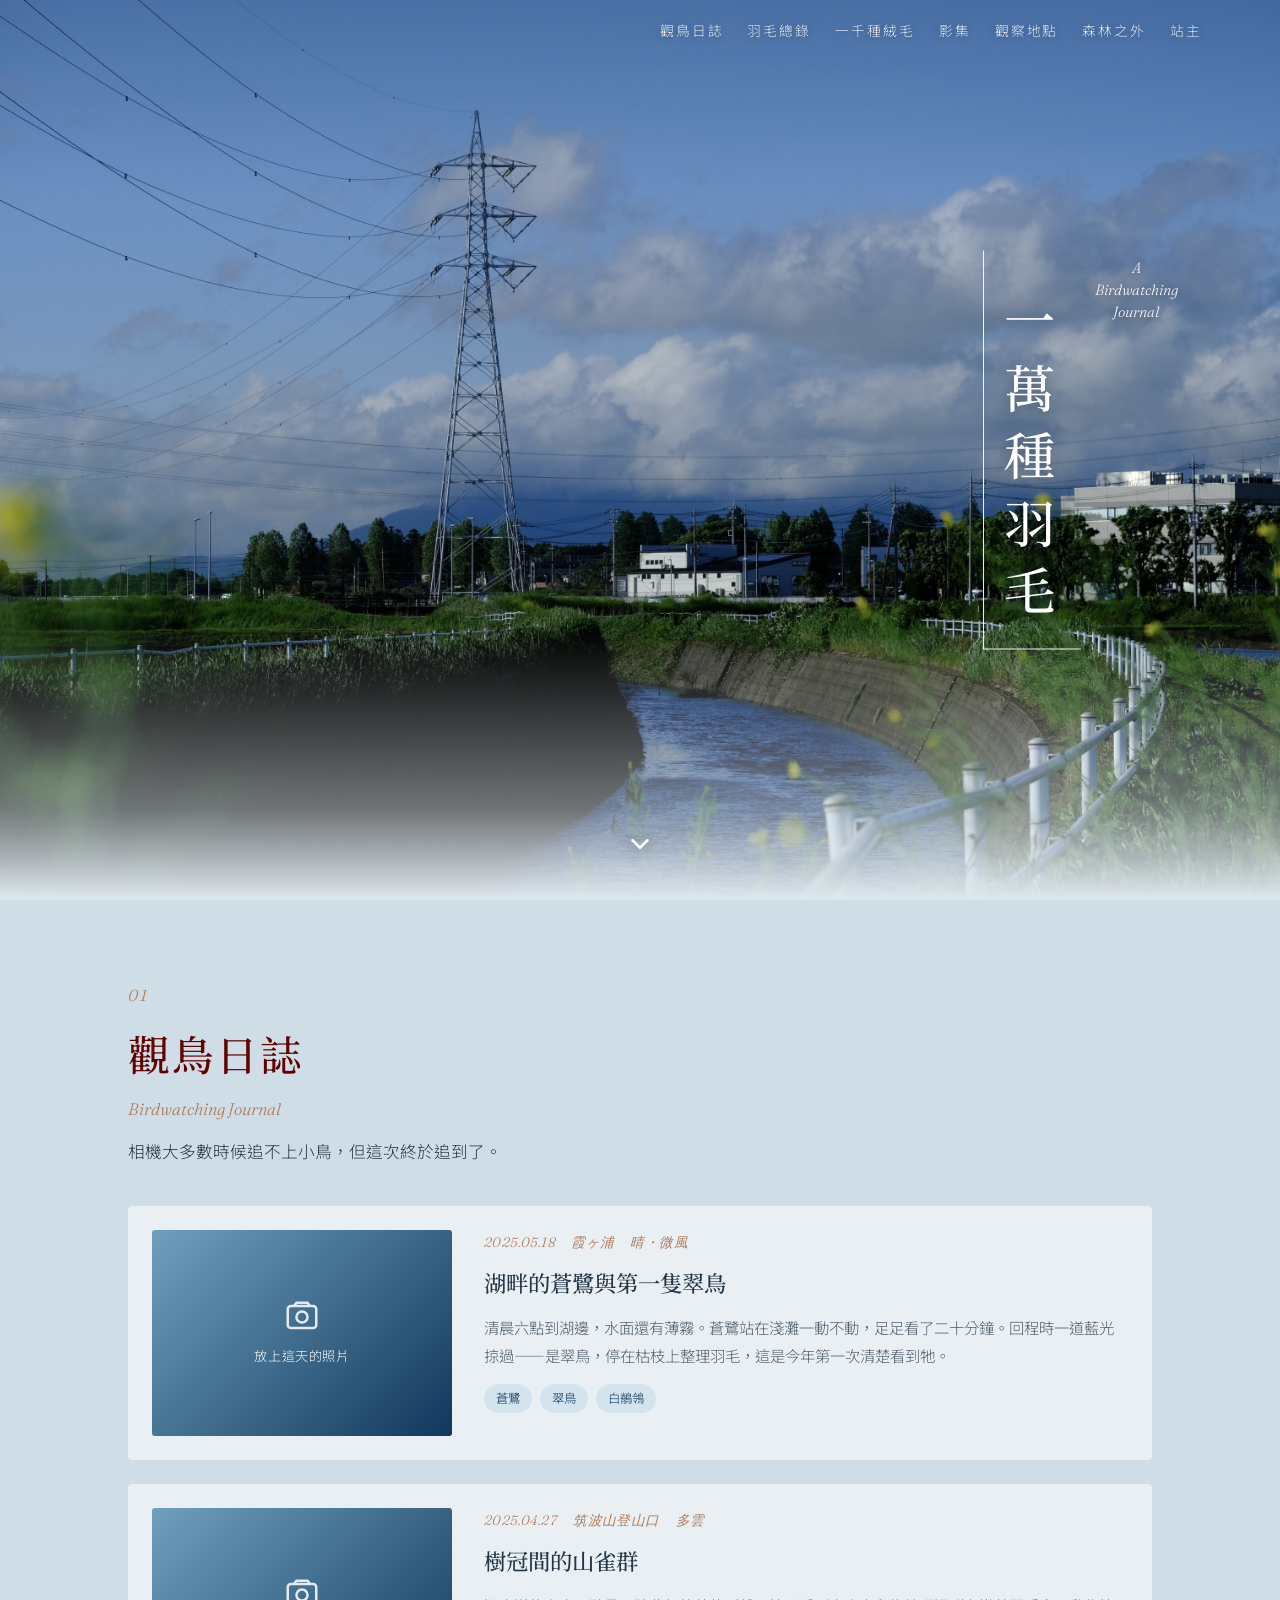
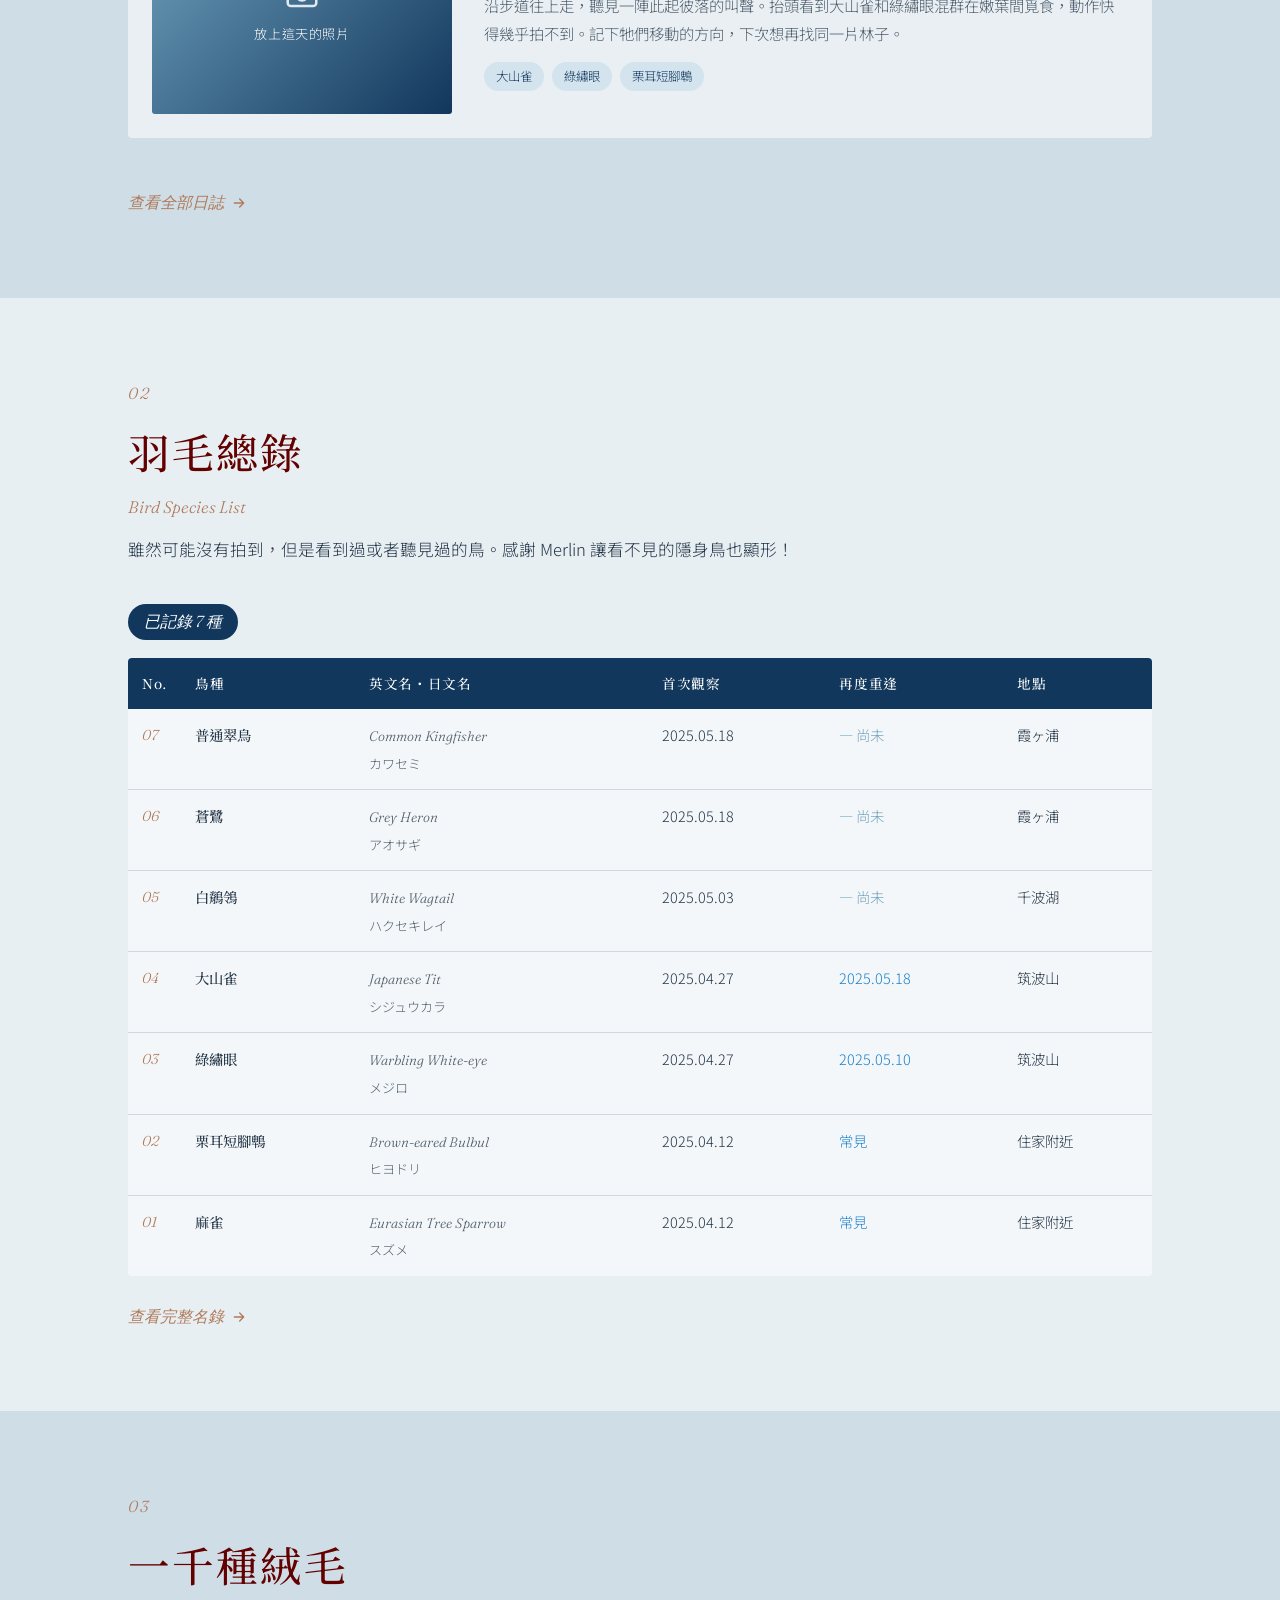
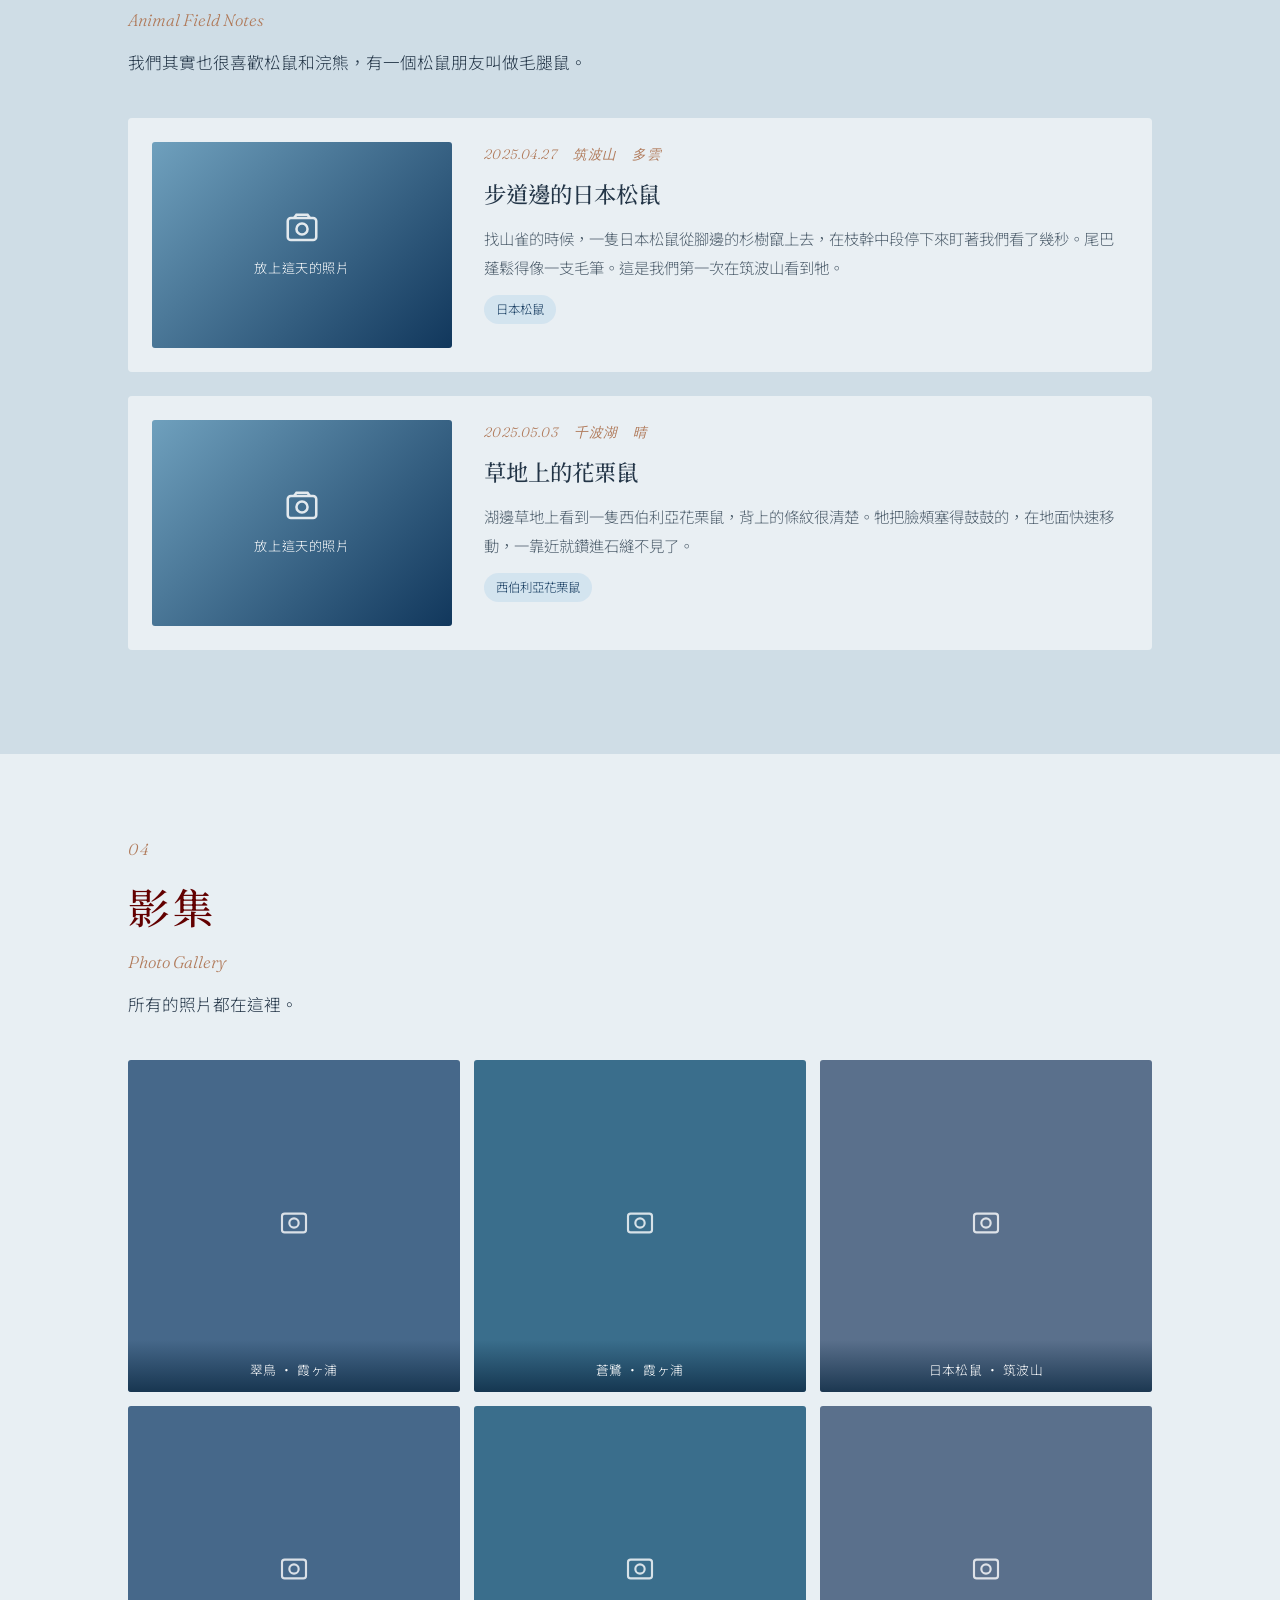
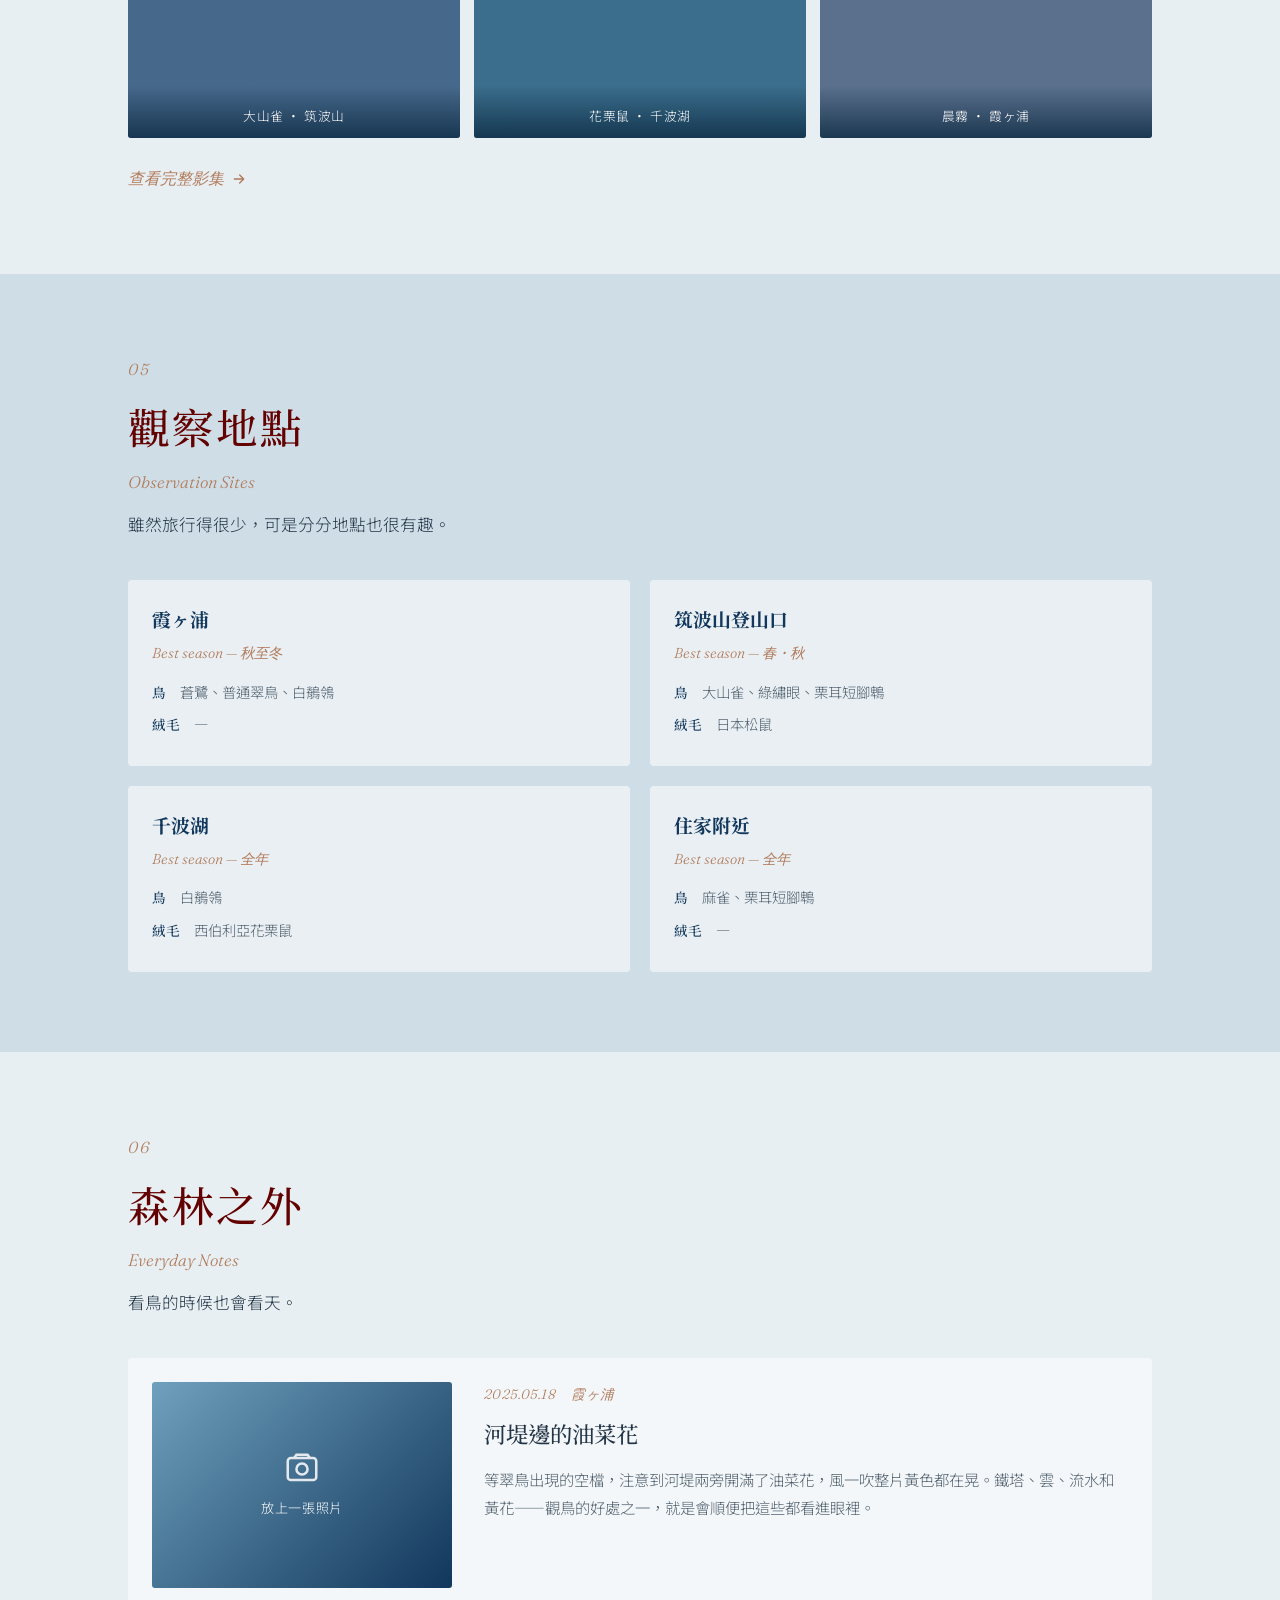
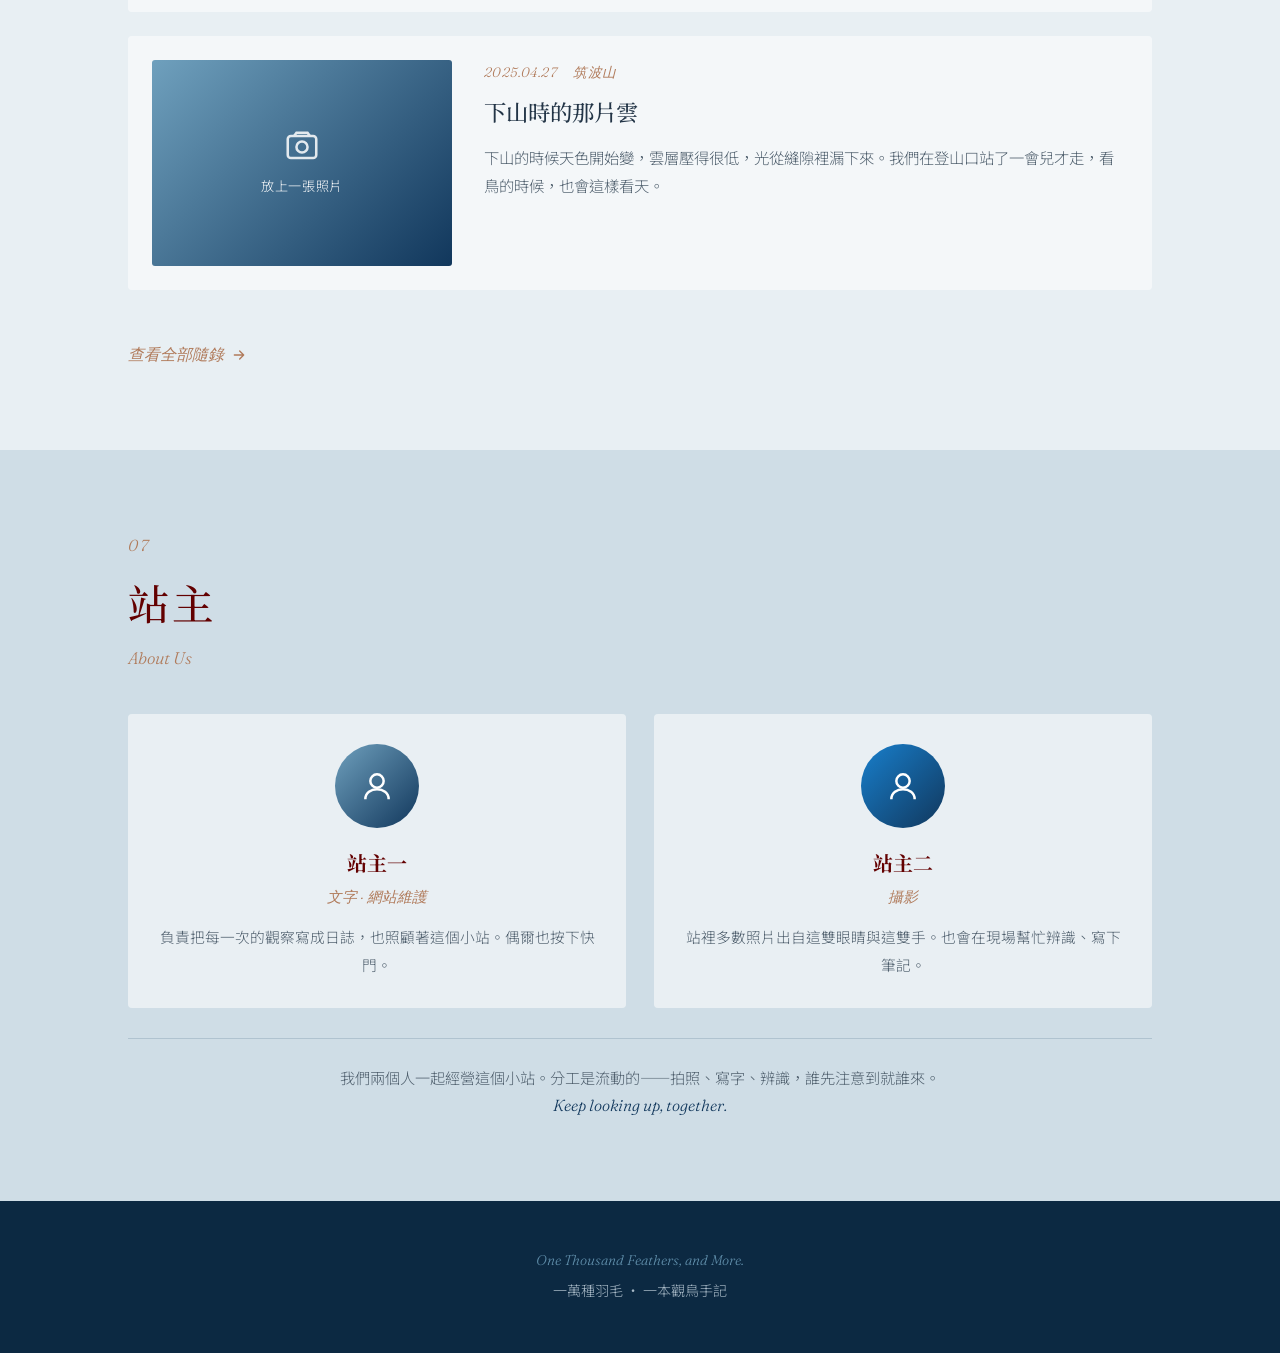
<file: index.html>
<!DOCTYPE html>
<html lang="zh-Hant">
<head>
<meta charset="UTF-8">
<meta name="viewport" content="width=device-width, initial-scale=1.0">
<title>一萬種羽毛 · 觀鳥手記</title>
<link rel="preconnect" href="https://fonts.googleapis.com">
<link rel="preconnect" href="https://fonts.gstatic.com" crossorigin>
<link href="https://fonts.googleapis.com/css2?family=Noto+Serif+TC:wght@300;400;500;600;700&family=Noto+Sans+TC:wght@200;300;400;500&family=Fraunces:ital,opsz,wght@0,9..144,400;0,9..144,500;1,9..144,400;1,9..144,500&display=swap" rel="stylesheet">
<link rel="stylesheet" href="style.css">
<style>
  header.cover{height:100vh;min-height:580px;position:relative;overflow:hidden;}
  .cover-img{position:absolute;inset:0;background-image:url('cover.jpg');
    background-size:cover;background-position:center center;}
  .cover-img::after{content:"";position:absolute;inset:0;
    background:linear-gradient(180deg,rgba(12,41,66,.22) 0%,rgba(12,41,66,0) 22%,
      rgba(12,41,66,0) 70%,rgba(223,232,238,.5) 90%,var(--bg) 100%);}
  .cover-title{position:absolute;right:8%;top:50%;transform:translateY(-50%);
    z-index:3;display:flex;flex-direction:row;align-items:flex-start;gap:14px;}
  .title-frame{border-left:1.5px solid rgba(255,255,255,.9);
    border-bottom:1.5px solid rgba(255,255,255,.9);
    padding:34px 26px 26px 20px;}
  .cover-title h1{display:flex;flex-direction:column;align-items:center;
    margin:0;font-weight:500;color:#fff;}
  .cover-title h1 span{display:block;font-size:clamp(2.2rem,4.4vw,3.2rem);
    line-height:1.32;text-shadow:0 2px 16px rgba(12,41,66,.55);}
  .cover-eyebrow{display:flex;flex-direction:column;align-items:center;
    margin:0;font-family:"Fraunces",serif;font-style:italic;
    color:#fff;opacity:.92;padding-top:6px;}
  .cover-eyebrow span{display:block;font-size:.92rem;line-height:1.5;
    text-shadow:0 2px 12px rgba(12,41,66,.6);}
  .scroll-cue{position:absolute;bottom:32px;left:50%;transform:translateX(-50%);
    z-index:3;cursor:pointer;animation:bob 2.4s ease-in-out infinite;}
  .scroll-cue svg{width:30px;height:30px;stroke:#fff;
    filter:drop-shadow(0 1px 8px rgba(12,41,66,.7));}
  @keyframes bob{0%,100%{transform:translateX(-50%) translateY(0);}
    50%{transform:translateX(-50%) translateY(9px);}}
  main section{padding:80px 0;}
  main section:nth-child(even){background:var(--bg-soft);}
  main section:nth-child(odd){background:var(--bg-deep);}
</style>
</head>
<body>

<nav id="nav" class="transparent">
  <div class="nav-inner">
    <div class="brand">
      <img class="logo" src="assets/squirrel-white.svg" alt="">
      <span>一萬種羽毛</span>
    </div>
    <button class="menu-btn" id="menuBtn" aria-label="選單">☰</button>
    <ul class="nav-links" id="navLinks">
      <li><a href="journal.html">觀鳥日誌</a></li>
      <li><a href="birdlist.html">羽毛總錄</a></li>
      <li><a href="#furlog">一千種絨毛</a></li>
      <li><a href="gallery.html">影集</a></li>
      <li><a href="#places">觀察地點</a></li>
      <li><a href="beyond.html">森林之外</a></li>
      <li><a href="#about">站主</a></li>
    </ul>
  </div>
</nav>

<header class="cover">
  <div class="cover-img"></div>
  <div class="cover-title">
    <div class="title-frame">
      <h1><span>一</span><span>萬</span><span>種</span><span>羽</span><span>毛</span></h1>
    </div>
    <p class="cover-eyebrow">
      <span>A</span><span>Birdwatching</span><span>Journal</span>
    </p>
  </div>
  <div class="scroll-cue" id="scrollCue">
    <svg viewBox="0 0 24 24" fill="none" stroke-width="2" stroke-linecap="round" stroke-linejoin="round"><path d="M6 9l6 6 6-6"/></svg>
  </div>
</header>

<main>

<section id="journal">
  <div class="wrap reveal">
    <div class="sec-head">
      <span class="sec-num">01</span>
      <h2>觀鳥日誌</h2>
      <p class="en">Birdwatching Journal</p>
      <p class="sub">相機大多數時候追不上小鳥，但這次終於追到了。</p>
    </div>
    <article class="entry">
      <div class="photo">
        <svg viewBox="0 0 24 24" fill="none" stroke="currentColor" stroke-width="1.6"><rect x="3" y="5" width="18" height="14" rx="2"/><circle cx="12" cy="12" r="3.5"/><path d="M7 5l1.5-2h7L17 5"/></svg>
        放上這天的照片
      </div>
      <div>
        <div class="entry-meta"><span>2025.05.18</span><span>霞ヶ浦</span><span>晴・微風</span></div>
        <h3><a href="posts/2025-05-18-kingfisher.html">湖畔的蒼鷺與第一隻翠鳥</a></h3>
        <p>清晨六點到湖邊，水面還有薄霧。蒼鷺站在淺灘一動不動，足足看了二十分鐘。回程時一道藍光掠過——是翠鳥，停在枯枝上整理羽毛，這是今年第一次清楚看到牠。</p>
        <div class="tags"><span class="tag">蒼鷺</span><span class="tag">翠鳥</span><span class="tag">白鶺鴒</span></div>
      </div>
    </article>
    <article class="entry">
      <div class="photo">
        <svg viewBox="0 0 24 24" fill="none" stroke="currentColor" stroke-width="1.6"><rect x="3" y="5" width="18" height="14" rx="2"/><circle cx="12" cy="12" r="3.5"/><path d="M7 5l1.5-2h7L17 5"/></svg>
        放上這天的照片
      </div>
      <div>
        <div class="entry-meta"><span>2025.04.27</span><span>筑波山登山口</span><span>多雲</span></div>
        <h3><a href="posts/2025-04-27-tits.html">樹冠間的山雀群</a></h3>
        <p>沿步道往上走，聽見一陣此起彼落的叫聲。抬頭看到大山雀和綠繡眼混群在嫩葉間覓食，動作快得幾乎拍不到。記下牠們移動的方向，下次想再找同一片林子。</p>
        <div class="tags"><span class="tag">大山雀</span><span class="tag">綠繡眼</span><span class="tag">栗耳短腳鵯</span></div>
      </div>
    </article>
    <a href="journal.html" class="see-all">查看全部日誌
      <svg viewBox="0 0 24 24" fill="none" stroke="currentColor" stroke-width="2" stroke-linecap="round" stroke-linejoin="round"><path d="M5 12h14M13 6l6 6-6 6"/></svg>
    </a>
  </div>
</section>

<section id="birdlist">
  <div class="wrap reveal">
    <div class="sec-head">
      <span class="sec-num">02</span>
      <h2>羽毛總錄</h2>
      <p class="en">Bird Species List</p>
      <p class="sub">雖然可能沒有拍到，但是看到過或者聽見過的鳥。感謝 Merlin 讓看不見的隱身鳥也顯形！</p>
    </div>
    <span class="count-badge">已記錄 7 種</span>
    <table class="list-table">
      <thead>
        <tr><th style="width:42px;">No.</th><th>鳥種</th><th>英文名・日文名</th><th>首次觀察</th><th>再度重逢</th><th>地點</th></tr>
      </thead>
      <tbody>
        <tr><td class="sp-no">07</td><td class="sp-name">普通翠鳥</td><td><span class="sp-alt">Common Kingfisher</span><br><span class="sp-jp">カワセミ</span></td><td>2025.05.18</td><td class="reunion none">— 尚未</td><td>霞ヶ浦</td></tr>
        <tr><td class="sp-no">06</td><td class="sp-name">蒼鷺</td><td><span class="sp-alt">Grey Heron</span><br><span class="sp-jp">アオサギ</span></td><td>2025.05.18</td><td class="reunion none">— 尚未</td><td>霞ヶ浦</td></tr>
        <tr><td class="sp-no">05</td><td class="sp-name">白鶺鴒</td><td><span class="sp-alt">White Wagtail</span><br><span class="sp-jp">ハクセキレイ</span></td><td>2025.05.03</td><td class="reunion none">— 尚未</td><td>千波湖</td></tr>
        <tr><td class="sp-no">04</td><td class="sp-name">大山雀</td><td><span class="sp-alt">Japanese Tit</span><br><span class="sp-jp">シジュウカラ</span></td><td>2025.04.27</td><td class="reunion">2025.05.18</td><td>筑波山</td></tr>
        <tr><td class="sp-no">03</td><td class="sp-name">綠繡眼</td><td><span class="sp-alt">Warbling White-eye</span><br><span class="sp-jp">メジロ</span></td><td>2025.04.27</td><td class="reunion">2025.05.10</td><td>筑波山</td></tr>
        <tr><td class="sp-no">02</td><td class="sp-name">栗耳短腳鵯</td><td><span class="sp-alt">Brown-eared Bulbul</span><br><span class="sp-jp">ヒヨドリ</span></td><td>2025.04.12</td><td class="reunion">常見</td><td>住家附近</td></tr>
        <tr><td class="sp-no">01</td><td class="sp-name">麻雀</td><td><span class="sp-alt">Eurasian Tree Sparrow</span><br><span class="sp-jp">スズメ</span></td><td>2025.04.12</td><td class="reunion">常見</td><td>住家附近</td></tr>
      </tbody>
    </table>
    <a href="birdlist.html" class="see-all">查看完整名錄
      <svg viewBox="0 0 24 24" fill="none" stroke="currentColor" stroke-width="2" stroke-linecap="round" stroke-linejoin="round"><path d="M5 12h14M13 6l6 6-6 6"/></svg>
    </a>
  </div>
</section>

<section id="furlog">
  <div class="wrap reveal">
    <div class="sec-head">
      <span class="sec-num">03</span>
      <h2>一千種絨毛</h2>
      <p class="en">Animal Field Notes</p>
      <p class="sub">我們其實也很喜歡松鼠和浣熊，有一個松鼠朋友叫做毛腿鼠。</p>
    </div>
    <article class="entry">
      <div class="photo">
        <svg viewBox="0 0 24 24" fill="none" stroke="currentColor" stroke-width="1.6"><rect x="3" y="5" width="18" height="14" rx="2"/><circle cx="12" cy="12" r="3.5"/><path d="M7 5l1.5-2h7L17 5"/></svg>
        放上這天的照片
      </div>
      <div>
        <div class="entry-meta"><span>2025.04.27</span><span>筑波山</span><span>多雲</span></div>
        <h3>步道邊的日本松鼠</h3>
        <p>找山雀的時候，一隻日本松鼠從腳邊的杉樹竄上去，在枝幹中段停下來盯著我們看了幾秒。尾巴蓬鬆得像一支毛筆。這是我們第一次在筑波山看到牠。</p>
        <div class="tags"><span class="tag">日本松鼠</span></div>
      </div>
    </article>
    <article class="entry">
      <div class="photo">
        <svg viewBox="0 0 24 24" fill="none" stroke="currentColor" stroke-width="1.6"><rect x="3" y="5" width="18" height="14" rx="2"/><circle cx="12" cy="12" r="3.5"/><path d="M7 5l1.5-2h7L17 5"/></svg>
        放上這天的照片
      </div>
      <div>
        <div class="entry-meta"><span>2025.05.03</span><span>千波湖</span><span>晴</span></div>
        <h3>草地上的花栗鼠</h3>
        <p>湖邊草地上看到一隻西伯利亞花栗鼠，背上的條紋很清楚。牠把臉頰塞得鼓鼓的，在地面快速移動，一靠近就鑽進石縫不見了。</p>
        <div class="tags"><span class="tag">西伯利亞花栗鼠</span></div>
      </div>
    </article>
  </div>
</section>

<section id="gallery">
  <div class="wrap reveal">
    <div class="sec-head">
      <span class="sec-num">04</span>
      <h2>影集</h2>
      <p class="en">Photo Gallery</p>
      <p class="sub">所有的照片都在這裡。</p>
    </div>
    <div class="gallery">
      <div class="photo-frame"><svg viewBox="0 0 24 24" fill="none" stroke="currentColor" stroke-width="1.6"><rect x="3" y="5" width="18" height="14" rx="2"/><circle cx="12" cy="12" r="3.5"/></svg><span class="cap">翠鳥 · 霞ヶ浦</span></div>
      <div class="photo-frame"><svg viewBox="0 0 24 24" fill="none" stroke="currentColor" stroke-width="1.6"><rect x="3" y="5" width="18" height="14" rx="2"/><circle cx="12" cy="12" r="3.5"/></svg><span class="cap">蒼鷺 · 霞ヶ浦</span></div>
      <div class="photo-frame"><svg viewBox="0 0 24 24" fill="none" stroke="currentColor" stroke-width="1.6"><rect x="3" y="5" width="18" height="14" rx="2"/><circle cx="12" cy="12" r="3.5"/></svg><span class="cap">日本松鼠 · 筑波山</span></div>
      <div class="photo-frame"><svg viewBox="0 0 24 24" fill="none" stroke="currentColor" stroke-width="1.6"><rect x="3" y="5" width="18" height="14" rx="2"/><circle cx="12" cy="12" r="3.5"/></svg><span class="cap">大山雀 · 筑波山</span></div>
      <div class="photo-frame"><svg viewBox="0 0 24 24" fill="none" stroke="currentColor" stroke-width="1.6"><rect x="3" y="5" width="18" height="14" rx="2"/><circle cx="12" cy="12" r="3.5"/></svg><span class="cap">花栗鼠 · 千波湖</span></div>
      <div class="photo-frame"><svg viewBox="0 0 24 24" fill="none" stroke="currentColor" stroke-width="1.6"><rect x="3" y="5" width="18" height="14" rx="2"/><circle cx="12" cy="12" r="3.5"/></svg><span class="cap">晨霧 · 霞ヶ浦</span></div>
    </div>
    <a href="gallery.html" class="see-all">查看完整影集
      <svg viewBox="0 0 24 24" fill="none" stroke="currentColor" stroke-width="2" stroke-linecap="round" stroke-linejoin="round"><path d="M5 12h14M13 6l6 6-6 6"/></svg>
    </a>
  </div>
</section>

<section id="places">
  <div class="wrap reveal">
    <div class="sec-head">
      <span class="sec-num">05</span>
      <h2>觀察地點</h2>
      <p class="en">Observation Sites</p>
      <p class="sub">雖然旅行得很少，可是分分地點也很有趣。</p>
    </div>
    <div class="places">
      <div class="place"><h3>霞ヶ浦</h3><p class="season">Best season — 秋至冬</p><p class="seen"><b>鳥</b>　蒼鷺、普通翠鳥、白鶺鴒</p><p class="seen"><b>絨毛</b>　—</p></div>
      <div class="place"><h3>筑波山登山口</h3><p class="season">Best season — 春・秋</p><p class="seen"><b>鳥</b>　大山雀、綠繡眼、栗耳短腳鵯</p><p class="seen"><b>絨毛</b>　日本松鼠</p></div>
      <div class="place"><h3>千波湖</h3><p class="season">Best season — 全年</p><p class="seen"><b>鳥</b>　白鶺鴒</p><p class="seen"><b>絨毛</b>　西伯利亞花栗鼠</p></div>
      <div class="place"><h3>住家附近</h3><p class="season">Best season — 全年</p><p class="seen"><b>鳥</b>　麻雀、栗耳短腳鵯</p><p class="seen"><b>絨毛</b>　—</p></div>
    </div>
  </div>
</section>

<section id="beyond">
  <div class="wrap reveal">
    <div class="sec-head">
      <span class="sec-num">06</span>
      <h2>森林之外</h2>
      <p class="en">Everyday Notes</p>
      <p class="sub">看鳥的時候也會看天。</p>
    </div>
    <article class="entry">
      <div class="photo">
        <svg viewBox="0 0 24 24" fill="none" stroke="currentColor" stroke-width="1.6"><rect x="3" y="5" width="18" height="14" rx="2"/><circle cx="12" cy="12" r="3.5"/><path d="M7 5l1.5-2h7L17 5"/></svg>
        放上一張照片
      </div>
      <div>
        <div class="entry-meta"><span>2025.05.18</span><span>霞ヶ浦</span></div>
        <h3><a href="posts/2025-05-18-rapeseed.html">河堤邊的油菜花</a></h3>
        <p>等翠鳥出現的空檔，注意到河堤兩旁開滿了油菜花，風一吹整片黃色都在晃。鐵塔、雲、流水和黃花——觀鳥的好處之一，就是會順便把這些都看進眼裡。</p>
      </div>
    </article>
    <article class="entry">
      <div class="photo">
        <svg viewBox="0 0 24 24" fill="none" stroke="currentColor" stroke-width="1.6"><rect x="3" y="5" width="18" height="14" rx="2"/><circle cx="12" cy="12" r="3.5"/><path d="M7 5l1.5-2h7L17 5"/></svg>
        放上一張照片
      </div>
      <div>
        <div class="entry-meta"><span>2025.04.27</span><span>筑波山</span></div>
        <h3><a href="posts/2025-04-27-sky.html">下山時的那片雲</a></h3>
        <p>下山的時候天色開始變，雲層壓得很低，光從縫隙裡漏下來。我們在登山口站了一會兒才走，看鳥的時候，也會這樣看天。</p>
      </div>
    </article>
    <a href="beyond.html" class="see-all">查看全部隨錄
      <svg viewBox="0 0 24 24" fill="none" stroke="currentColor" stroke-width="2" stroke-linecap="round" stroke-linejoin="round"><path d="M5 12h14M13 6l6 6-6 6"/></svg>
    </a>
  </div>
</section>

<section id="about">
  <div class="wrap reveal">
    <div class="sec-head">
      <span class="sec-num">07</span>
      <h2>站主</h2>
      <p class="en">About Us</p>
    </div>
    <div class="keepers">
      <div class="keeper">
        <div class="avatar"><svg viewBox="0 0 24 24" fill="none" stroke-width="1.5"><circle cx="12" cy="9" r="4"/><path d="M5 20c0-4 3.5-6 7-6s7 2 7 6"/></svg></div>
        <h3>站主一</h3>
        <p class="role">文字 · 網站維護</p>
        <p>負責把每一次的觀察寫成日誌，也照顧著這個小站。偶爾也按下快門。</p>
      </div>
      <div class="keeper">
        <div class="avatar"><svg viewBox="0 0 24 24" fill="none" stroke-width="1.5"><circle cx="12" cy="9" r="4"/><path d="M5 20c0-4 3.5-6 7-6s7 2 7 6"/></svg></div>
        <h3>站主二</h3>
        <p class="role">攝影</p>
        <p>站裡多數照片出自這雙眼睛與這雙手。也會在現場幫忙辨識、寫下筆記。</p>
      </div>
    </div>
    <div class="about-note">
      <p>我們兩個人一起經營這個小站。分工是流動的——拍照、寫字、辨識，誰先注意到就誰來。</p>
      <p class="latin">Keep looking up, together.</p>
    </div>
  </div>
</section>

</main>

<footer>
  <p class="latin">One Thousand Feathers, and More.</p>
  <p>一萬種羽毛 · 一本觀鳥手記</p>
</footer>

<script>
  const nav = document.getElementById('nav');
  const onScroll = () => {
    if (window.scrollY > window.innerHeight - 90) nav.classList.add('scrolled');
    else nav.classList.remove('scrolled');
  };
  window.addEventListener('scroll', onScroll); onScroll();
  const btn = document.getElementById('menuBtn');
  const links = document.getElementById('navLinks');
  btn.addEventListener('click', () => links.classList.toggle('open'));
  links.querySelectorAll('a').forEach(a =>
    a.addEventListener('click', () => links.classList.remove('open')));
  document.getElementById('scrollCue').addEventListener('click', () => {
    document.getElementById('journal').scrollIntoView({ behavior: 'smooth' });
  });
  const io = new IntersectionObserver(es => {
    es.forEach(e => { if (e.isIntersecting) e.target.classList.add('show'); });
  }, { threshold: 0.12 });
  document.querySelectorAll('.reveal').forEach(el => io.observe(el));
</script>

</body>
</html>
</file>
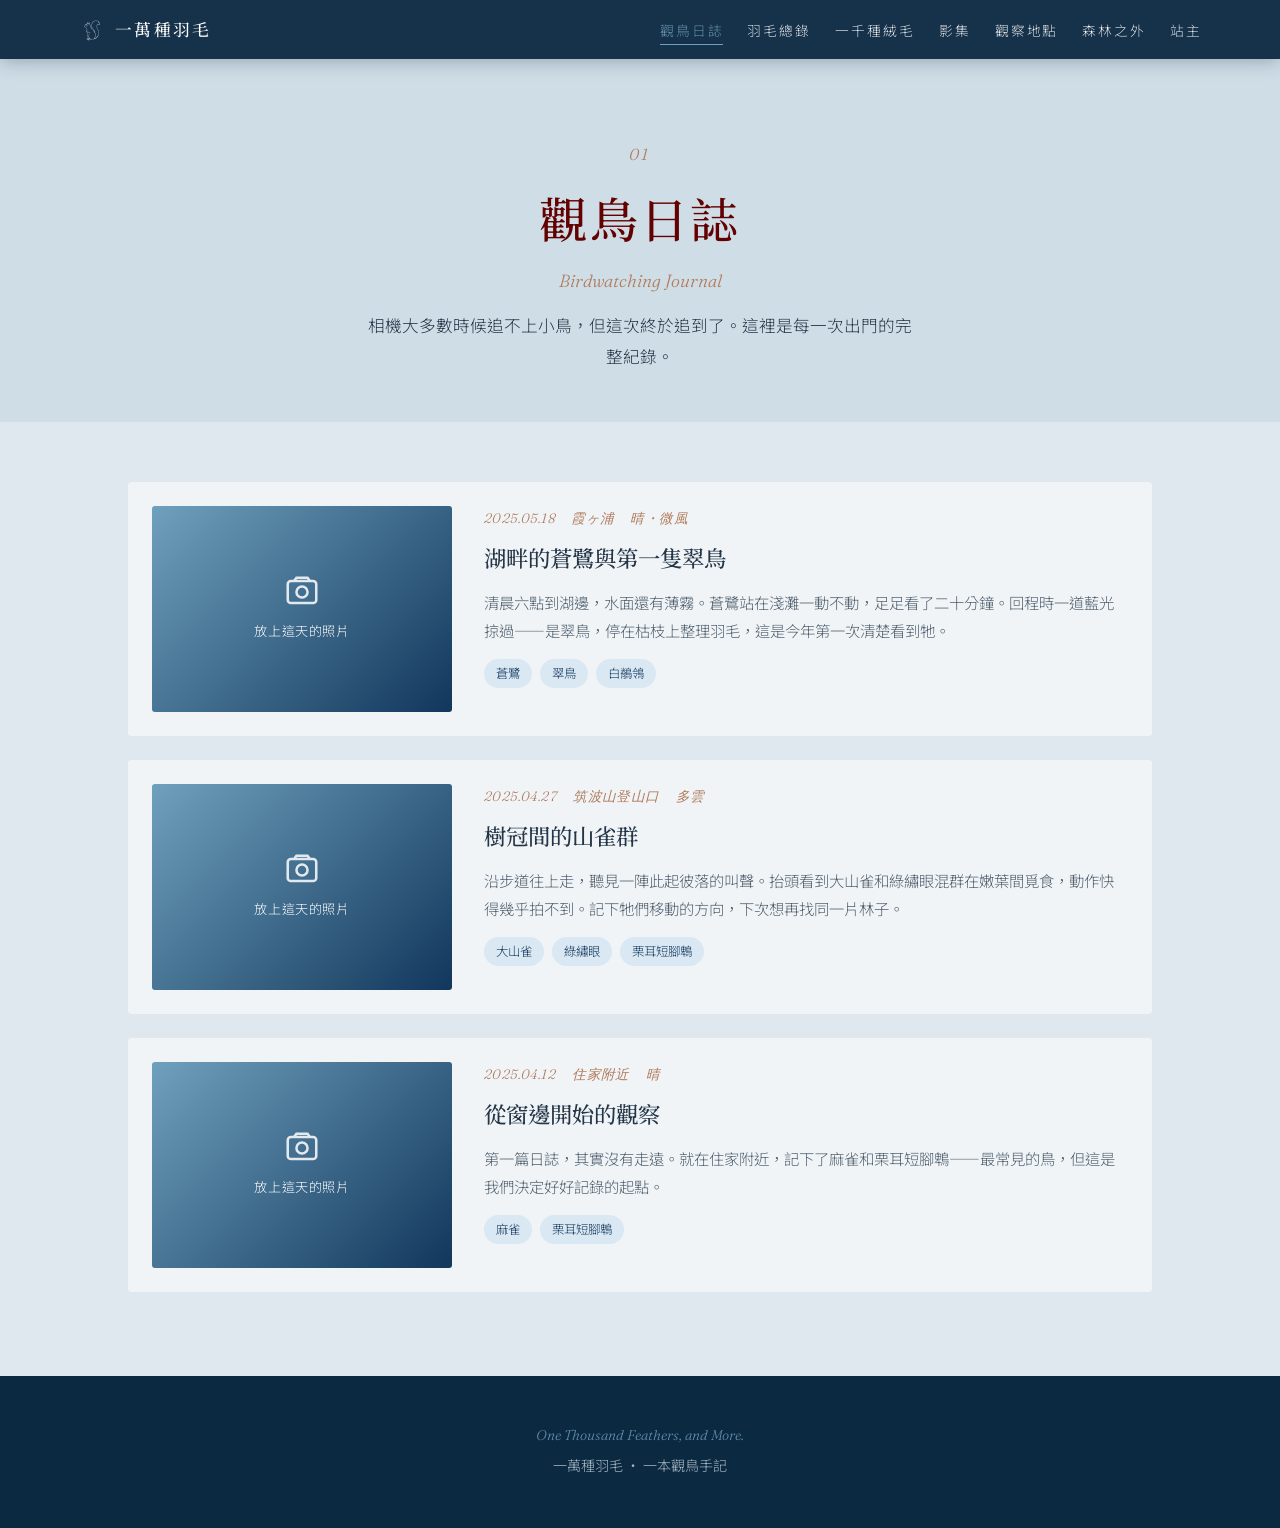
<file: journal.html>
<!DOCTYPE html>
<html lang="zh-Hant">
<head>
<meta charset="UTF-8">
<meta name="viewport" content="width=device-width, initial-scale=1.0">
<title>觀鳥日誌 · 一萬種羽毛</title>
<link rel="preconnect" href="https://fonts.googleapis.com">
<link rel="preconnect" href="https://fonts.gstatic.com" crossorigin>
<link href="https://fonts.googleapis.com/css2?family=Noto+Serif+TC:wght@300;400;500;600;700&family=Noto+Sans+TC:wght@200;300;400;500&family=Fraunces:ital,opsz,wght@0,9..144,400;0,9..144,500;1,9..144,400;1,9..144,500&display=swap" rel="stylesheet">
<link rel="stylesheet" href="style.css">
</head>
<body>

<nav id="nav" class="solid">
  <div class="nav-inner">
    <div class="brand">
      <img class="logo" src="assets/squirrel-white.svg" alt="">
      <a href="index.html" style="color:#fff;">一萬種羽毛</a>
    </div>
    <button class="menu-btn" id="menuBtn" aria-label="選單">☰</button>
    <ul class="nav-links" id="navLinks">
      <li><a href="journal.html" class="active">觀鳥日誌</a></li>
      <li><a href="birdlist.html">羽毛總錄</a></li>
      <li><a href="index.html#furlog">一千種絨毛</a></li>
      <li><a href="gallery.html">影集</a></li>
      <li><a href="index.html#places">觀察地點</a></li>
      <li><a href="beyond.html">森林之外</a></li>
      <li><a href="index.html#about">站主</a></li>
    </ul>
  </div>
</nav>

<!-- 頁首 -->
<div class="page-head">
  <span class="sec-num">01</span>
  <h1>觀鳥日誌</h1>
  <p class="en">Birdwatching Journal</p>
  <p class="sub">相機大多數時候追不上小鳥，但這次終於追到了。這裡是每一次出門的完整紀錄。</p>
</div>

<!-- 日誌列表 -->
<main>
  <section style="padding:60px 0;">
    <div class="wrap">

      <!-- ▼▼▼ 一篇日誌摘要模板：複製整個 <article>…</article> 即可新增 ▼▼▼
           生成工具會自動產生這段，貼到這裡最上面即可 -->
      <article class="entry">
        <div class="photo">
          <svg viewBox="0 0 24 24" fill="none" stroke="currentColor" stroke-width="1.6"><rect x="3" y="5" width="18" height="14" rx="2"/><circle cx="12" cy="12" r="3.5"/><path d="M7 5l1.5-2h7L17 5"/></svg>
          放上這天的照片
        </div>
        <div>
          <div class="entry-meta"><span>2025.05.18</span><span>霞ヶ浦</span><span>晴・微風</span></div>
          <h3><a href="posts/2025-05-18-kingfisher.html">湖畔的蒼鷺與第一隻翠鳥</a></h3>
          <p>清晨六點到湖邊，水面還有薄霧。蒼鷺站在淺灘一動不動，足足看了二十分鐘。回程時一道藍光掠過——是翠鳥，停在枯枝上整理羽毛，這是今年第一次清楚看到牠。</p>
          <div class="tags"><span class="tag">蒼鷺</span><span class="tag">翠鳥</span><span class="tag">白鶺鴒</span></div>
        </div>
      </article>
      <!-- ▲▲▲ 模板結束 ▲▲▲ -->

      <article class="entry">
        <div class="photo">
          <svg viewBox="0 0 24 24" fill="none" stroke="currentColor" stroke-width="1.6"><rect x="3" y="5" width="18" height="14" rx="2"/><circle cx="12" cy="12" r="3.5"/><path d="M7 5l1.5-2h7L17 5"/></svg>
          放上這天的照片
        </div>
        <div>
          <div class="entry-meta"><span>2025.04.27</span><span>筑波山登山口</span><span>多雲</span></div>
          <h3><a href="posts/2025-04-27-tits.html">樹冠間的山雀群</a></h3>
          <p>沿步道往上走，聽見一陣此起彼落的叫聲。抬頭看到大山雀和綠繡眼混群在嫩葉間覓食，動作快得幾乎拍不到。記下牠們移動的方向，下次想再找同一片林子。</p>
          <div class="tags"><span class="tag">大山雀</span><span class="tag">綠繡眼</span><span class="tag">栗耳短腳鵯</span></div>
        </div>
      </article>

      <article class="entry">
        <div class="photo">
          <svg viewBox="0 0 24 24" fill="none" stroke="currentColor" stroke-width="1.6"><rect x="3" y="5" width="18" height="14" rx="2"/><circle cx="12" cy="12" r="3.5"/><path d="M7 5l1.5-2h7L17 5"/></svg>
          放上這天的照片
        </div>
        <div>
          <div class="entry-meta"><span>2025.04.12</span><span>住家附近</span><span>晴</span></div>
          <h3><a href="posts/2025-04-12-sparrows.html">從窗邊開始的觀察</a></h3>
          <p>第一篇日誌，其實沒有走遠。就在住家附近，記下了麻雀和栗耳短腳鵯——最常見的鳥，但這是我們決定好好記錄的起點。</p>
          <div class="tags"><span class="tag">麻雀</span><span class="tag">栗耳短腳鵯</span></div>
        </div>
      </article>

    </div>
  </section>
</main>

<footer>
  <p class="latin">One Thousand Feathers, and More.</p>
  <p>一萬種羽毛 · 一本觀鳥手記</p>
</footer>

<script>
  const btn = document.getElementById('menuBtn');
  const links = document.getElementById('navLinks');
  btn.addEventListener('click', () => links.classList.toggle('open'));
  links.querySelectorAll('a').forEach(a =>
    a.addEventListener('click', () => links.classList.remove('open')));
</script>

</body>
</html>
</file>
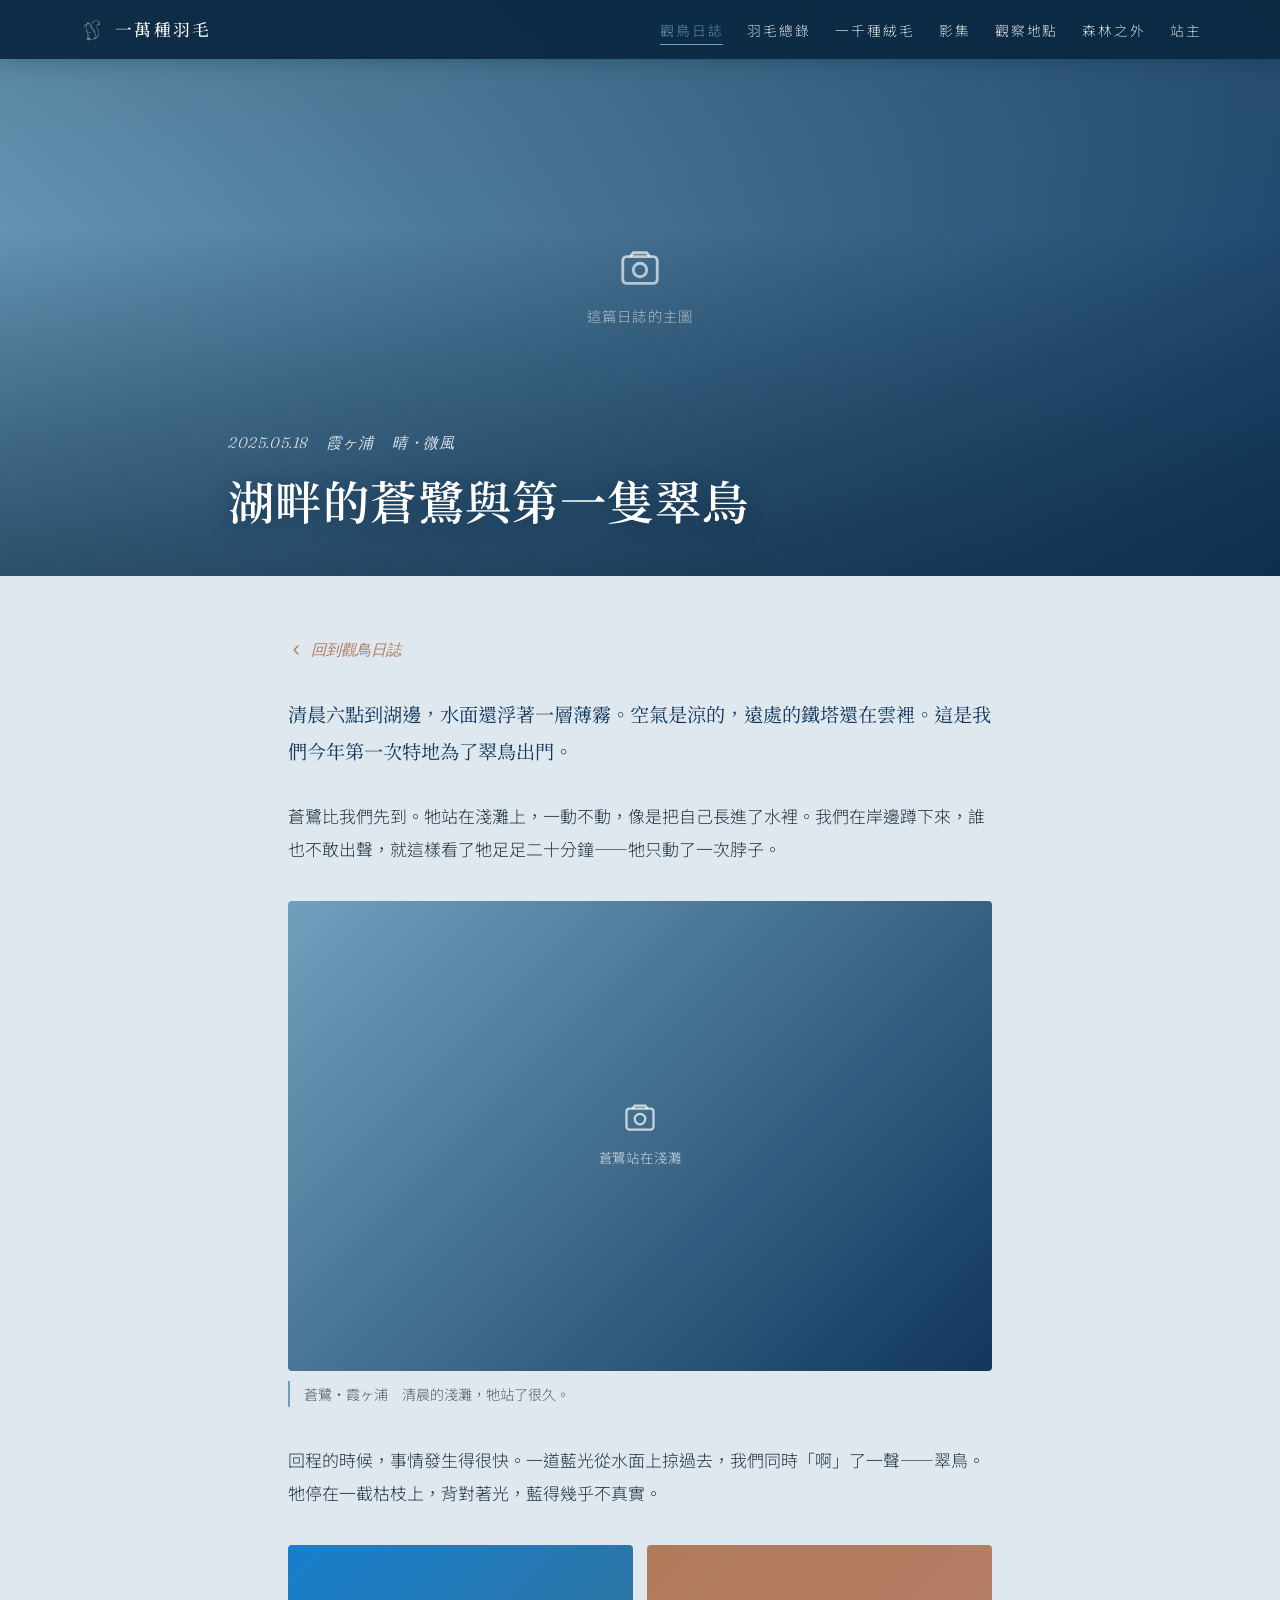
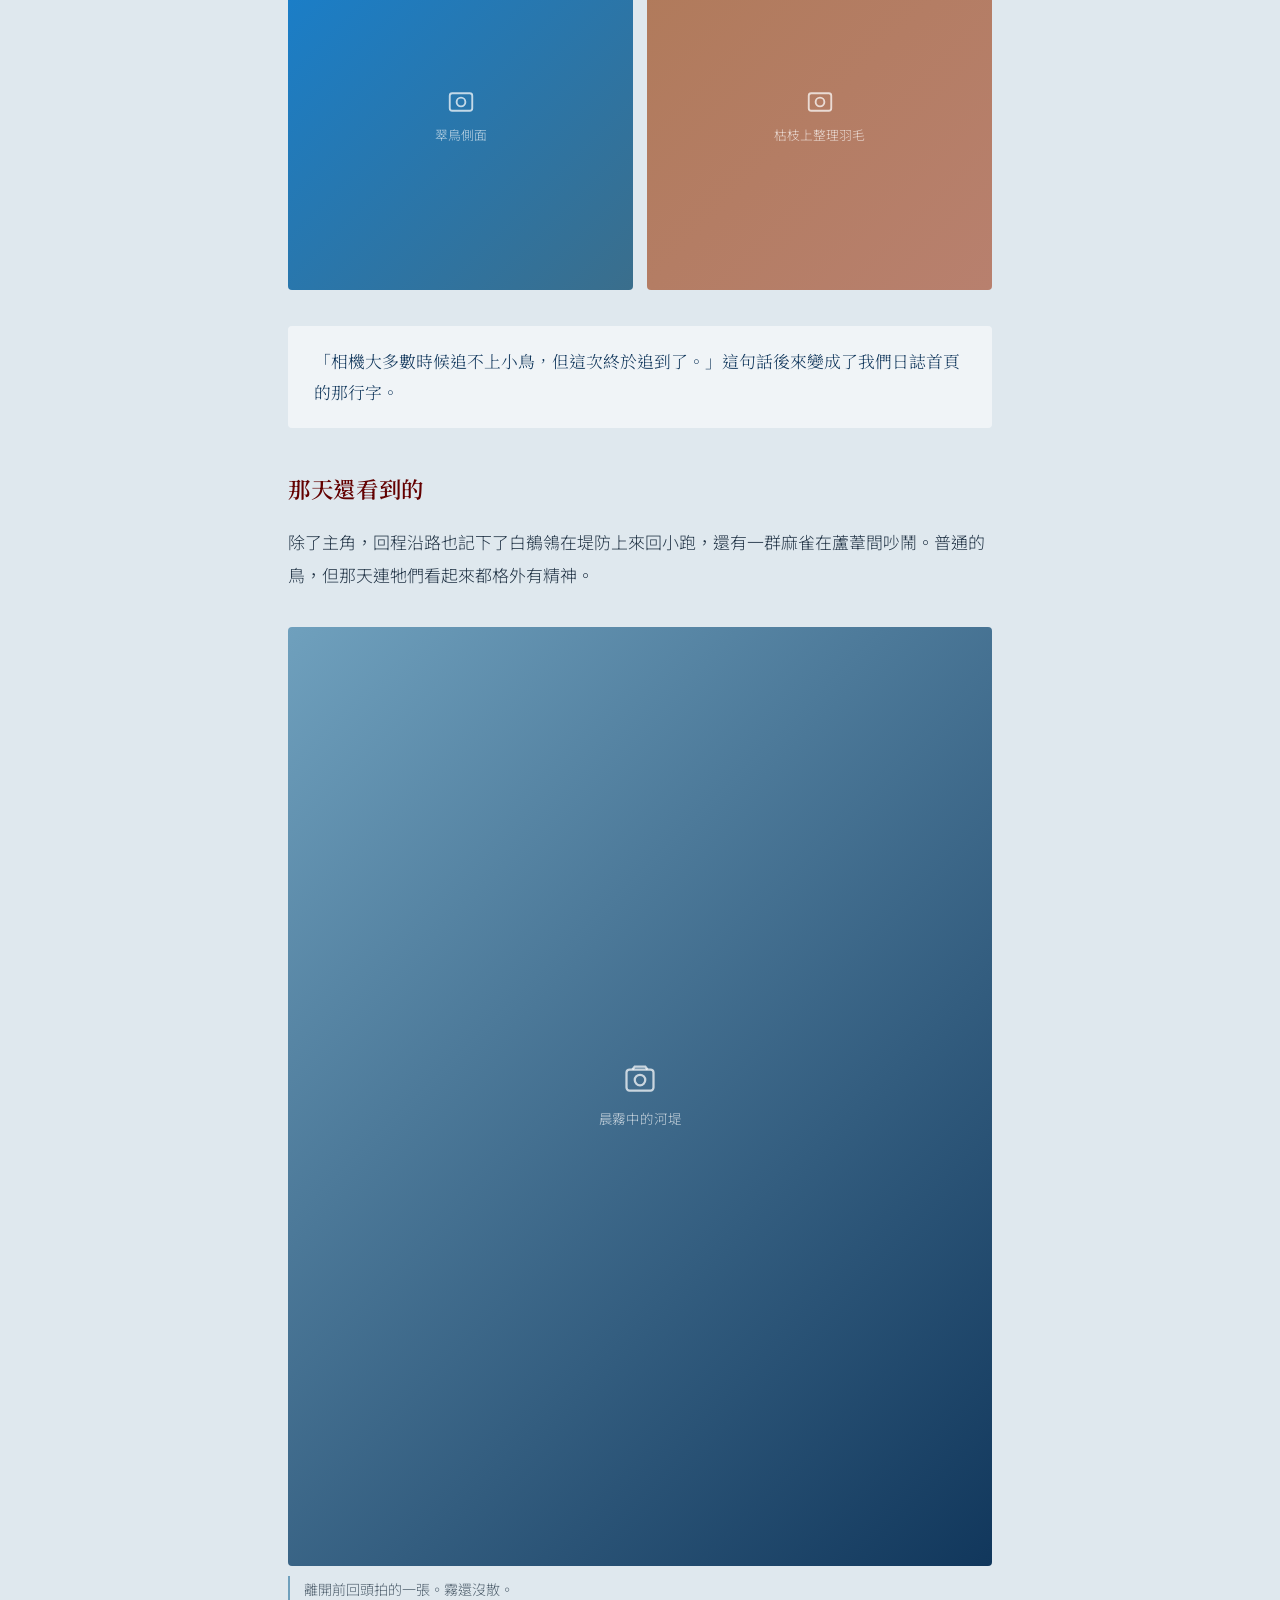
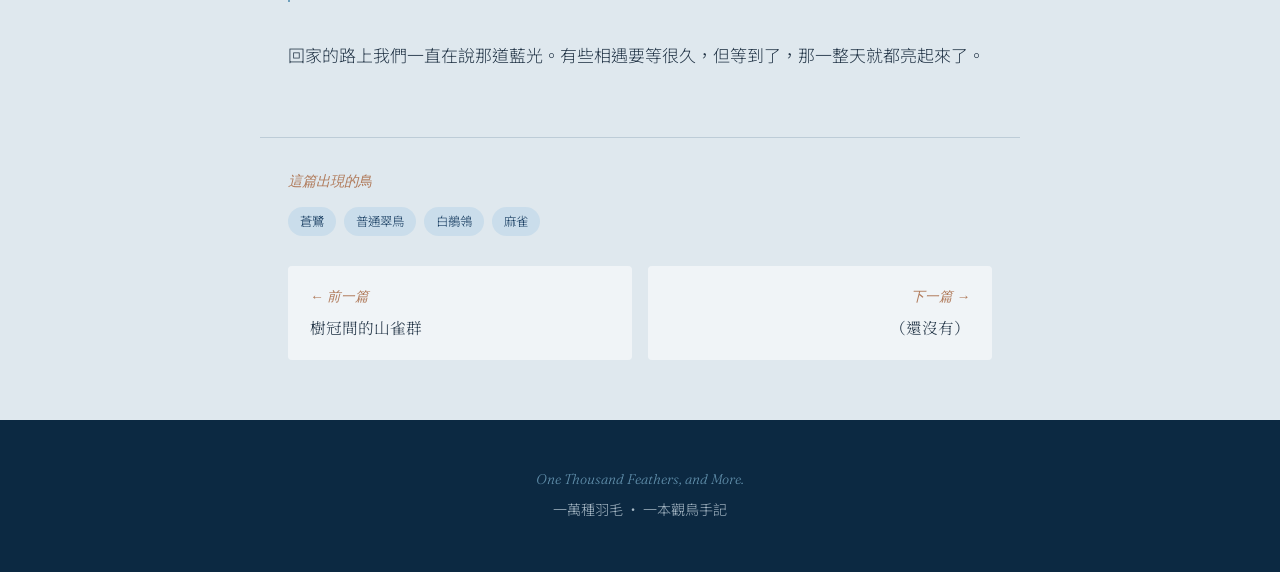
<file: post/2025-05-18-kingfisher.html>
<!DOCTYPE html>
<html lang="zh-Hant">
<head>
<meta charset="UTF-8">
<meta name="viewport" content="width=device-width, initial-scale=1.0">
<title>湖畔的蒼鷺與第一隻翠鳥 · 一萬種羽毛</title>
<link rel="preconnect" href="https://fonts.googleapis.com">
<link rel="preconnect" href="https://fonts.gstatic.com" crossorigin>
<link href="https://fonts.googleapis.com/css2?family=Noto+Serif+TC:wght@300;400;500;600;700&family=Noto+Sans+TC:wght@200;300;400;500&family=Fraunces:ital,opsz,wght@0,9..144,400;0,9..144,500;1,9..144,400;1,9..144,500&display=swap" rel="stylesheet">
<!-- 注意：日誌在 posts/ 資料夾內，連結要用 ../ 回到上層 -->
<link rel="stylesheet" href="../style.css">
<style>
  header.post-hero{height:64vh;min-height:420px;position:relative;overflow:hidden;}
  .post-hero .hero-img{position:absolute;inset:0;
    background:linear-gradient(135deg,var(--mist),var(--navy));
    background-size:cover;background-position:center;
    display:flex;align-items:center;justify-content:center;}
  .hero-img .ph{color:rgba(255,255,255,.7);font-size:.9rem;letter-spacing:.08em;
    display:flex;flex-direction:column;align-items:center;gap:10px;}
  .hero-img .ph svg{width:46px;height:46px;}
  .post-hero .hero-img::after{content:"";position:absolute;inset:0;
    background:linear-gradient(180deg,rgba(12,41,66,.25) 0%,
      rgba(12,41,66,0) 40%,rgba(12,41,66,.55) 100%);}
  .hero-caption{position:absolute;left:0;right:0;bottom:0;z-index:2;
    max-width:880px;margin:0 auto;padding:0 28px 44px;}
  .hero-caption .meta{display:flex;gap:18px;flex-wrap:wrap;
    font-family:"Fraunces",serif;font-style:italic;
    color:#dce6ec;font-size:.95rem;letter-spacing:.04em;margin-bottom:12px;}
  .hero-caption h1{font-size:clamp(1.9rem,4vw,2.9rem);font-weight:600;color:#fff;
    line-height:1.35;letter-spacing:.03em;text-shadow:0 2px 18px rgba(12,41,66,.6);}
  article{max-width:760px;margin:0 auto;padding:60px 28px 40px;}
  .back-link{font-family:"Fraunces",serif;font-style:italic;
    color:var(--warmbrown);font-size:.95rem;margin-bottom:32px;
    display:inline-flex;align-items:center;gap:7px;}
  .back-link svg{width:16px;height:16px;}
  article p.text{font-size:1.06rem;color:var(--ink);margin-bottom:26px;line-height:1.95;}
  article p.lead{font-family:"Noto Serif TC",serif;font-weight:400;
    font-size:1.2rem;color:var(--navy);line-height:1.9;margin-bottom:30px;}
  figure{margin:36px 0;}
  figure .img{width:100%;border-radius:4px;overflow:hidden;
    background:linear-gradient(135deg,var(--mist),var(--navy));
    aspect-ratio:3/2;display:flex;align-items:center;justify-content:center;}
  figure.tall .img{aspect-ratio:3/4;}
  figure .img .ph{color:rgba(255,255,255,.72);font-size:.84rem;letter-spacing:.06em;
    display:flex;flex-direction:column;align-items:center;gap:8px;}
  figure .img .ph svg{width:36px;height:36px;}
  figcaption{font-size:.88rem;color:var(--ink-soft);margin-top:10px;
    padding-left:14px;border-left:2px solid var(--mist);}
  .img-pair{display:grid;grid-template-columns:1fr 1fr;gap:14px;margin:36px 0;}
  .img-pair .img{border-radius:4px;overflow:hidden;aspect-ratio:1/1;
    background:linear-gradient(135deg,var(--bright),#3a6e8c);
    display:flex;align-items:center;justify-content:center;}
  .img-pair .img:nth-child(2){background:linear-gradient(135deg,var(--warmbrown),#b8806e);}
  .img-pair .img .ph{color:rgba(255,255,255,.72);font-size:.8rem;
    display:flex;flex-direction:column;align-items:center;gap:6px;}
  .img-pair .img .ph svg{width:30px;height:30px;}
  blockquote{margin:34px 0;padding:20px 26px;background:var(--card);border-radius:4px;
    font-family:"Noto Serif TC",serif;font-size:1.05rem;color:var(--navy);}
  article h2.subhead{font-family:"Noto Serif TC",serif;font-weight:600;
    font-size:1.4rem;color:var(--maroon);margin:40px 0 16px;letter-spacing:.03em;}
  .post-foot{max-width:760px;margin:0 auto;padding:30px 28px 60px;
    border-top:1px solid var(--hair);}
  .post-foot .label{font-family:"Fraunces",serif;font-style:italic;
    color:var(--warmbrown);font-size:.9rem;margin-bottom:12px;}
  .post-foot .tags{margin-bottom:30px;}
  .post-nav{display:flex;justify-content:space-between;gap:16px;}
  .post-nav a{flex:1;background:var(--card);border-radius:4px;padding:18px 22px;
    transition:background .3s;}
  .post-nav a:hover{background:var(--card-hi);}
  .post-nav .dir{font-family:"Fraunces",serif;font-style:italic;
    color:var(--warmbrown);font-size:.85rem;margin-bottom:4px;}
  .post-nav .pt{color:var(--ink);font-size:.98rem;font-family:"Noto Serif TC",serif;}
  .post-nav .next{text-align:right;}
  @media(max-width:760px){
    .img-pair{grid-template-columns:1fr;}
    .post-nav{flex-direction:column;}
    .post-nav .next{text-align:left;}
    article{padding:44px 22px 30px;}
  }
</style>
</head>
<body>

<nav id="nav" class="solid">
  <div class="nav-inner">
    <div class="brand">
      <img class="logo" src="../assets/squirrel-white.svg" alt="">
      <a href="../index.html" style="color:#fff;">一萬種羽毛</a>
    </div>
    <button class="menu-btn" id="menuBtn" aria-label="選單">☰</button>
    <ul class="nav-links" id="navLinks">
      <li><a href="../journal.html" class="active">觀鳥日誌</a></li>
      <li><a href="../birdlist.html">羽毛總錄</a></li>
      <li><a href="../index.html#furlog">一千種絨毛</a></li>
      <li><a href="../gallery.html">影集</a></li>
      <li><a href="../index.html#places">觀察地點</a></li>
      <li><a href="../beyond.html">森林之外</a></li>
      <li><a href="../index.html#about">站主</a></li>
    </ul>
  </div>
</nav>

<!-- 文章頁首大圖 -->
<header class="post-hero">
  <div class="hero-img">
    <!-- ▼ 把這個 div 換成主圖：style="background-image:url('img/xxx.jpg')" -->
    <div class="ph">
      <svg viewBox="0 0 24 24" fill="none" stroke="currentColor" stroke-width="1.5"><rect x="3" y="5" width="18" height="14" rx="2"/><circle cx="12" cy="12" r="3.5"/><path d="M7 5l1.5-2h7L17 5"/></svg>
      這篇日誌的主圖
    </div>
  </div>
  <div class="hero-caption">
    <div class="meta"><span>2025.05.18</span><span>霞ヶ浦</span><span>晴・微風</span></div>
    <h1>湖畔的蒼鷺與第一隻翠鳥</h1>
  </div>
</header>

<!-- 文章主體 -->
<article>
  <a href="../journal.html" class="back-link">
    <svg viewBox="0 0 24 24" fill="none" stroke="currentColor" stroke-width="2" stroke-linecap="round" stroke-linejoin="round"><path d="M15 18l-6-6 6-6"/></svg>
    回到觀鳥日誌
  </a>

  <p class="lead">清晨六點到湖邊，水面還浮著一層薄霧。空氣是涼的，遠處的鐵塔還在雲裡。這是我們今年第一次特地為了翠鳥出門。</p>

  <p class="text">蒼鷺比我們先到。牠站在淺灘上，一動不動，像是把自己長進了水裡。我們在岸邊蹲下來，誰也不敢出聲，就這樣看了牠足足二十分鐘——牠只動了一次脖子。</p>

  <figure>
    <div class="img">
      <div class="ph">
        <svg viewBox="0 0 24 24" fill="none" stroke="currentColor" stroke-width="1.5"><rect x="3" y="5" width="18" height="14" rx="2"/><circle cx="12" cy="12" r="3.5"/><path d="M7 5l1.5-2h7L17 5"/></svg>
        蒼鷺站在淺灘
      </div>
    </div>
    <figcaption>蒼鷺・霞ヶ浦　清晨的淺灘，牠站了很久。</figcaption>
  </figure>

  <p class="text">回程的時候，事情發生得很快。一道藍光從水面上掠過去，我們同時「啊」了一聲——翠鳥。牠停在一截枯枝上，背對著光，藍得幾乎不真實。</p>

  <div class="img-pair">
    <div class="img"><div class="ph"><svg viewBox="0 0 24 24" fill="none" stroke="currentColor" stroke-width="1.5"><rect x="3" y="5" width="18" height="14" rx="2"/><circle cx="12" cy="12" r="3.5"/></svg>翠鳥側面</div></div>
    <div class="img"><div class="ph"><svg viewBox="0 0 24 24" fill="none" stroke="currentColor" stroke-width="1.5"><rect x="3" y="5" width="18" height="14" rx="2"/><circle cx="12" cy="12" r="3.5"/></svg>枯枝上整理羽毛</div></div>
  </div>

  <blockquote>「相機大多數時候追不上小鳥，但這次終於追到了。」這句話後來變成了我們日誌首頁的那行字。</blockquote>

  <h2 class="subhead">那天還看到的</h2>
  <p class="text">除了主角，回程沿路也記下了白鶺鴒在堤防上來回小跑，還有一群麻雀在蘆葦間吵鬧。普通的鳥，但那天連牠們看起來都格外有精神。</p>

  <figure class="tall">
    <div class="img">
      <div class="ph">
        <svg viewBox="0 0 24 24" fill="none" stroke="currentColor" stroke-width="1.5"><rect x="3" y="5" width="18" height="14" rx="2"/><circle cx="12" cy="12" r="3.5"/><path d="M7 5l1.5-2h7L17 5"/></svg>
        晨霧中的河堤
      </div>
    </div>
    <figcaption>離開前回頭拍的一張。霧還沒散。</figcaption>
  </figure>

  <p class="text">回家的路上我們一直在說那道藍光。有些相遇要等很久，但等到了，那一整天就都亮起來了。</p>
</article>

<div class="post-foot">
  <p class="label">這篇出現的鳥</p>
  <div class="tags">
    <span class="tag">蒼鷺</span>
    <span class="tag">普通翠鳥</span>
    <span class="tag">白鶺鴒</span>
    <span class="tag">麻雀</span>
  </div>
  <div class="post-nav">
    <a href="2025-04-27-tits.html" class="prev">
      <div class="dir">← 前一篇</div>
      <div class="pt">樹冠間的山雀群</div>
    </a>
    <a href="#" class="next">
      <div class="dir">下一篇 →</div>
      <div class="pt">（還沒有）</div>
    </a>
  </div>
</div>

<footer>
  <p class="latin">One Thousand Feathers, and More.</p>
  <p>一萬種羽毛 · 一本觀鳥手記</p>
</footer>

<script>
  const btn = document.getElementById('menuBtn');
  const links = document.getElementById('navLinks');
  btn.addEventListener('click', () => links.classList.toggle('open'));
  links.querySelectorAll('a').forEach(a =>
    a.addEventListener('click', () => links.classList.remove('open')));
</script>

</body>
</html>
</file>
<file: style.css>
/* ===================================================================
   「一萬種羽毛」觀鳥博客 — 共用樣式表 style.css
   色系：深藍 #11375c / 霧藍 #6fa0bd / 鮮藍 #187fcc
   字體：思源宋體（標題）+ 思源黑體（內文）+ Fraunces（英文）
   所有頁面共用這個檔案，要調整全站樣式只需改這裡。
   =================================================================== */
:root{
  --navy:#11375c; --navy-deep:#0c2942; --mist:#6fa0bd; --bright:#187fcc;
  --bg:#dfe8ee; --bg-soft:#e8eff3; --bg-deep:#cfdde6;
  --card:rgba(255,255,255,.55); --card-hi:rgba(255,255,255,.78);
  --ink:#233547; --ink-soft:#4f5f6d;
  --maroon:#630000; --warmbrown:#b07a5a;
  --hair:rgba(17,55,92,.16); --shadow:rgba(17,55,92,.14);
}
*{box-sizing:border-box;margin:0;padding:0;}
html{scroll-behavior:smooth;}
body{
  font-family:"Noto Sans TC",-apple-system,sans-serif;
  font-weight:300;color:var(--ink);line-height:1.85;
  background:var(--bg);overflow-x:hidden;
}
h1,h2,h3,.serif{font-family:"Noto Serif TC",serif;}
.latin{font-family:"Fraunces",serif;font-style:italic;}
a{color:var(--bright);text-decoration:none;}
.wrap{max-width:1080px;margin:0 auto;padding:0 28px;}

/* ---------- 導覽列 ---------- */
nav{
  position:fixed;top:0;left:0;right:0;z-index:60;
  transition:background .4s,box-shadow .4s;
}
/* 透明版（首頁封面上）與實心版 */
nav.solid,nav.scrolled{
  background:rgba(12,41,66,.95);
  backdrop-filter:blur(8px);
  box-shadow:0 2px 18px rgba(12,41,66,.3);
}
.nav-inner{
  display:flex;align-items:center;justify-content:space-between;
  max-width:1180px;margin:0 auto;padding:14px 28px;
}
.brand{
  font-family:"Noto Serif TC",serif;font-weight:500;font-size:1.05rem;
  color:#fff;letter-spacing:.14em;display:flex;align-items:center;gap:9px;
}
.brand .logo{width:28px;height:28px;display:block;}
.brand .logo svg{width:100%;height:100%;}
/* 首頁封面上，捲動前隱藏 brand 文字 */
nav.transparent:not(.scrolled) .brand{opacity:0;transition:opacity .4s;}
.nav-links{display:flex;gap:24px;list-style:none;}
.nav-links a{
  color:#fff;font-size:.86rem;font-weight:200;letter-spacing:.14em;
  padding-bottom:4px;border-bottom:1px solid transparent;
  transition:.25s;text-shadow:0 1px 8px rgba(0,0,0,.35);
}
nav.solid .nav-links a,nav.scrolled .nav-links a{text-shadow:none;}
.nav-links a:hover,.nav-links a.active{border-color:var(--mist);color:var(--mist);}
.menu-btn{
  display:none;background:none;border:none;cursor:pointer;
  font-size:1.6rem;color:#fff;
}

/* ---------- 通用區塊標頭 ---------- */
.sec-head{margin-bottom:40px;}
.sec-num{
  font-family:"Fraunces",serif;font-style:italic;
  font-size:1rem;color:var(--warmbrown);letter-spacing:.14em;
}
.sec-head h2{
  font-size:clamp(1.9rem,3.8vw,2.6rem);font-weight:500;
  color:var(--maroon);margin-top:4px;letter-spacing:.05em;
}
.sec-head .en{
  font-family:"Fraunces",serif;font-style:italic;
  color:var(--warmbrown);font-size:1.05rem;margin-top:2px;
}
.sec-head .sub{color:var(--ink);font-size:1.04rem;margin-top:11px;}

/* 「查看全部」連結 */
.see-all{
  display:inline-flex;align-items:center;gap:7px;margin-top:26px;
  font-family:"Fraunces",serif;font-style:italic;
  color:var(--warmbrown);font-size:1rem;
}
.see-all svg{width:16px;height:16px;}
.see-all:hover{color:var(--bright);}

/* ---------- 日誌摘要卡片 ---------- */
.entry{
  display:grid;grid-template-columns:300px 1fr;gap:32px;
  background:var(--card);border-radius:4px;
  padding:24px;margin-bottom:24px;
  transition:transform .3s,background .3s,box-shadow .3s;
}
.entry:hover{transform:translateY(-3px);background:var(--card-hi);
  box-shadow:0 14px 32px var(--shadow);}
.entry .photo{
  border-radius:3px;min-height:206px;overflow:hidden;
  display:flex;align-items:center;justify-content:center;flex-direction:column;
  color:#fff;text-align:center;font-size:.82rem;letter-spacing:.05em;
  background:linear-gradient(135deg,var(--mist),var(--navy));
  background-size:cover;background-position:center;
}
.entry .photo svg{width:38px;height:38px;opacity:.85;margin-bottom:8px;}
.entry-meta{
  display:flex;gap:16px;flex-wrap:wrap;font-size:.85rem;color:var(--warmbrown);
  font-family:"Fraunces",serif;font-style:italic;
  letter-spacing:.03em;margin-bottom:6px;
}
.entry h3{font-size:1.4rem;font-weight:500;color:var(--ink);margin-bottom:10px;}
.entry h3 a{color:var(--ink);}
.entry h3 a:hover{color:var(--bright);}
.entry p{color:var(--ink-soft);font-size:.96rem;margin-bottom:14px;}
.tags{display:flex;gap:8px;flex-wrap:wrap;}
.tag{
  font-size:.78rem;background:rgba(24,127,204,.1);color:var(--navy);
  padding:3px 12px;border-radius:20px;
}

/* ---------- 清單表格 ---------- */
.count-badge{
  display:inline-block;background:var(--navy);color:#fff;
  font-family:"Fraunces",serif;font-style:italic;
  padding:3px 16px;border-radius:20px;font-size:1rem;margin-bottom:18px;
}
.list-table{
  width:100%;border-collapse:collapse;
  background:var(--card);border-radius:4px;overflow:hidden;
}
.list-table th{
  text-align:left;font-family:"Noto Serif TC",serif;font-weight:500;
  font-size:.85rem;color:#fff;background:var(--navy);
  padding:13px 14px;letter-spacing:.05em;
}
.list-table td{
  padding:13px 14px;border-bottom:1px solid var(--hair);
  font-size:.9rem;vertical-align:top;
}
.list-table tr:last-child td{border-bottom:none;}
.list-table tr:hover td{background:rgba(255,255,255,.4);}
.sp-name{font-family:"Noto Serif TC",serif;font-weight:500;color:var(--ink);}
.sp-alt{font-family:"Fraunces",serif;font-style:italic;
  color:var(--ink-soft);font-size:.86rem;}
.sp-jp{color:var(--ink-soft);font-size:.82rem;}
.sp-no{font-family:"Fraunces",serif;font-style:italic;color:var(--warmbrown);}
.reunion{color:var(--bright);}
.reunion.none{color:var(--mist);}

/* ---------- 影集 ---------- */
.gallery{display:grid;grid-template-columns:repeat(3,1fr);gap:14px;}
.photo-frame{
  aspect-ratio:1/1;border-radius:3px;position:relative;overflow:hidden;
  display:flex;align-items:center;justify-content:center;flex-direction:column;
  color:#fff;text-align:center;font-size:.78rem;letter-spacing:.04em;
  transition:transform .3s;cursor:pointer;
  background-size:cover;background-position:center;
}
.photo-frame:hover{transform:scale(1.03);}
.photo-frame svg{width:32px;height:32px;opacity:.8;margin-bottom:6px;}
.photo-frame:nth-child(3n+1){background-color:#46688a;}
.photo-frame:nth-child(3n+2){background-color:#3a6e8c;}
.photo-frame:nth-child(3n+3){background-color:#5a708c;}
.photo-frame .cap{
  position:absolute;left:0;right:0;bottom:0;padding:18px 12px 10px;
  background:linear-gradient(transparent,rgba(12,41,66,.8));
  font-size:.8rem;
}

/* ---------- 觀察地點 ---------- */
.places{display:grid;grid-template-columns:repeat(2,1fr);gap:20px;}
.place{
  background:var(--card);border-radius:4px;padding:22px 24px;
  transition:transform .3s,background .3s,box-shadow .3s;
}
.place:hover{transform:translateY(-3px);background:var(--card-hi);
  box-shadow:0 12px 26px var(--shadow);}
.place h3{font-size:1.18rem;color:var(--navy);margin-bottom:3px;}
.place .season{
  font-family:"Fraunces",serif;font-style:italic;
  color:var(--warmbrown);font-size:.9rem;margin-bottom:12px;
}
.place .seen{font-size:.9rem;color:var(--ink-soft);margin-bottom:6px;}
.place .seen b{font-family:"Noto Serif TC",serif;font-weight:500;
  color:var(--navy);font-size:.85rem;}

/* ---------- 站主 ---------- */
.keepers{display:grid;grid-template-columns:1fr 1fr;gap:28px;margin-bottom:30px;}
.keeper{
  background:var(--card);border-radius:4px;
  padding:30px 26px;text-align:center;transition:background .3s;
}
.keeper:hover{background:var(--card-hi);}
.keeper .avatar{
  width:84px;height:84px;border-radius:50%;margin:0 auto 16px;
  display:flex;align-items:center;justify-content:center;
}
.keeper:nth-child(1) .avatar{background:linear-gradient(135deg,var(--mist),var(--navy));}
.keeper:nth-child(2) .avatar{background:linear-gradient(135deg,var(--bright),var(--navy));}
.keeper .avatar svg{width:40px;height:40px;stroke:#fff;}
.keeper h3{font-size:1.25rem;color:var(--maroon);margin-bottom:3px;}
.keeper .role{
  font-family:"Fraunces",serif;font-style:italic;
  color:var(--warmbrown);font-size:.92rem;margin-bottom:12px;
}
.keeper p{font-size:.92rem;color:var(--ink-soft);}
.about-note{
  text-align:center;font-size:.95rem;color:var(--ink-soft);
  padding-top:24px;border-top:1px solid var(--hair);
}
.about-note .latin{color:var(--navy);font-size:1rem;}

/* ---------- 頁尾 ---------- */
footer{
  background:var(--navy-deep);color:#c5d4df;text-align:center;padding:46px 28px;
}
footer p{font-size:.88rem;opacity:.85;margin-bottom:4px;}
footer .latin{color:var(--mist);}

/* ---------- 內頁頁首（非首頁用） ---------- */
.page-head{
  padding:140px 0 50px;text-align:center;
  background:var(--bg-deep);
}
.page-head .sec-num{display:block;margin-bottom:4px;}
.page-head h1{
  font-size:clamp(2.1rem,4.4vw,3rem);font-weight:500;
  color:var(--maroon);letter-spacing:.05em;
}
.page-head .en{
  font-family:"Fraunces",serif;font-style:italic;
  color:var(--warmbrown);font-size:1.1rem;margin-top:3px;
}
.page-head .sub{color:var(--ink);font-size:1.04rem;margin-top:12px;
  max-width:600px;margin-left:auto;margin-right:auto;padding:0 20px;}

/* ---------- 載入動畫 ---------- */
.reveal{opacity:0;transform:translateY(24px);
  transition:opacity .7s ease,transform .7s ease;}
.reveal.show{opacity:1;transform:none;}

/* ---------- 手機版 ---------- */
@media(max-width:760px){
  .menu-btn{display:block;}
  .nav-links{
    position:absolute;top:100%;left:0;right:0;
    flex-direction:column;gap:0;
    background:rgba(12,41,66,.97);
    max-height:0;overflow:hidden;transition:max-height .35s;
  }
  .nav-links.open{max-height:480px;}
  .nav-links li{border-top:1px solid rgba(255,255,255,.1);}
  .nav-links a{display:block;padding:14px 28px;border:none;text-shadow:none;}
  .entry{grid-template-columns:1fr;}
  .entry .photo{min-height:170px;}
  .gallery{grid-template-columns:repeat(2,1fr);}
  .places{grid-template-columns:1fr;}
  .keepers{grid-template-columns:1fr;}
  .list-table{font-size:.82rem;}
  .list-table th,.list-table td{padding:9px 8px;}
  .page-head{padding:110px 0 40px;}
}
</file>
